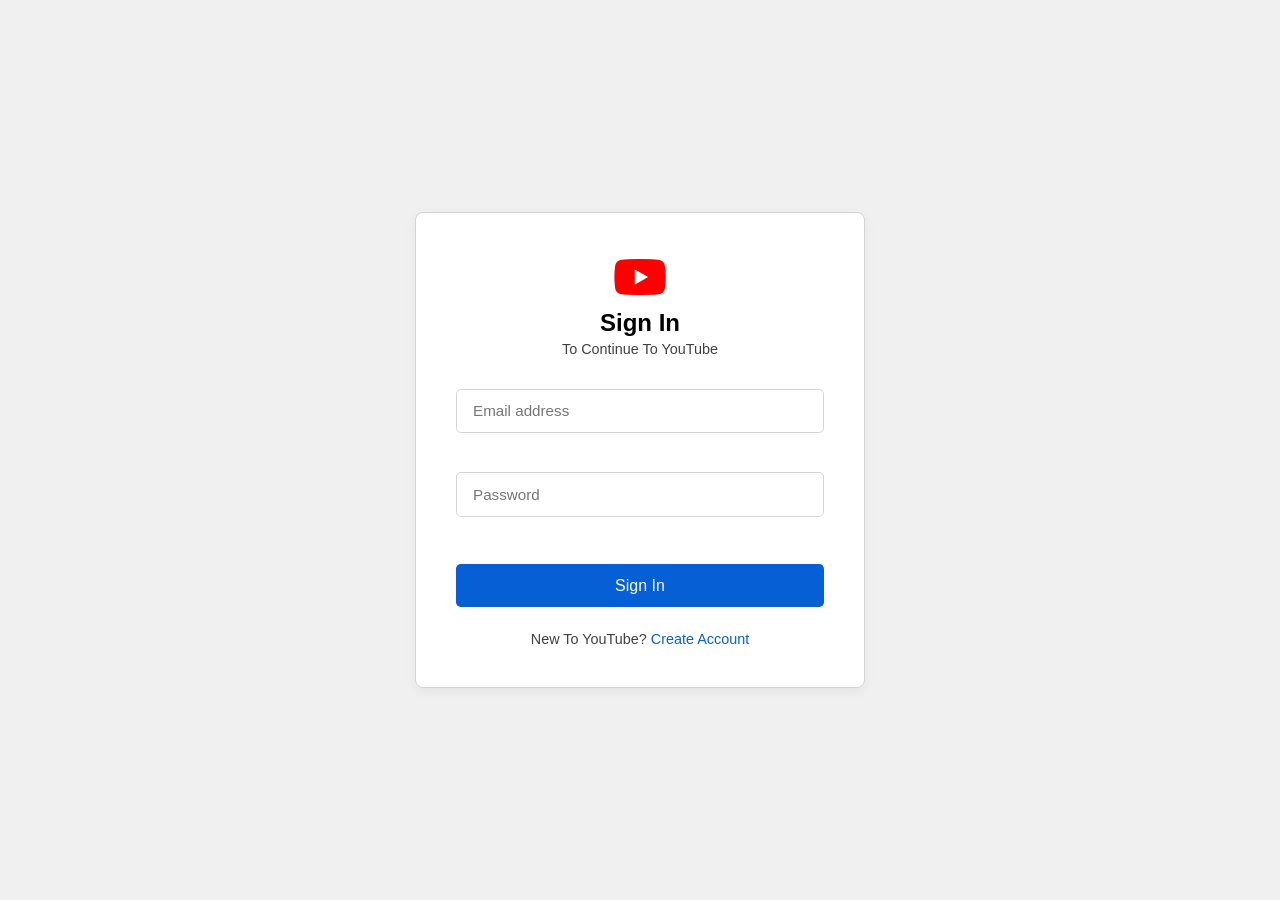
<file: login.html>
<!DOCTYPE html>
<html lang="en">
<head>
    <meta charset="UTF-8">
    <meta name="viewport" content="width=device-width, initial-scale=1.0">
    <title> Login</title>
 <link rel="stylesheet" href="css/all.min.css">
    <link rel="stylesheet" href="css/style.css">
</head>
<body class="auth-body">
    <div class="auth-container">
        <div class="auth-header">
            <i class="fa-brands fa-youtube youtube-icon"></i>
            <h2>Sign In</h2>
            <p>to continue to YouTube</p>
        </div>
        
        <form id="loginForm" novalidate>
            <div class="input-group">
                <input type="email" id="email" placeholder="Email address" required>
                <span class="error-message" id="emailError"></span>
            </div>
            
            <div class="input-group">
                <input type="password" id="password" placeholder="Password" required>
                <span class="error-message" id="passwordError"></span>
            </div>
            
            <button type="submit" class="auth-btn">Sign In</button>
        </form>
        
        <div class="auth-footer">
            <span>New to YouTube? <a href="register.html">Create account</a></span>
        </div>
    </div>

    <script src="js/script.js"></script>
</body>
</html>
</file>
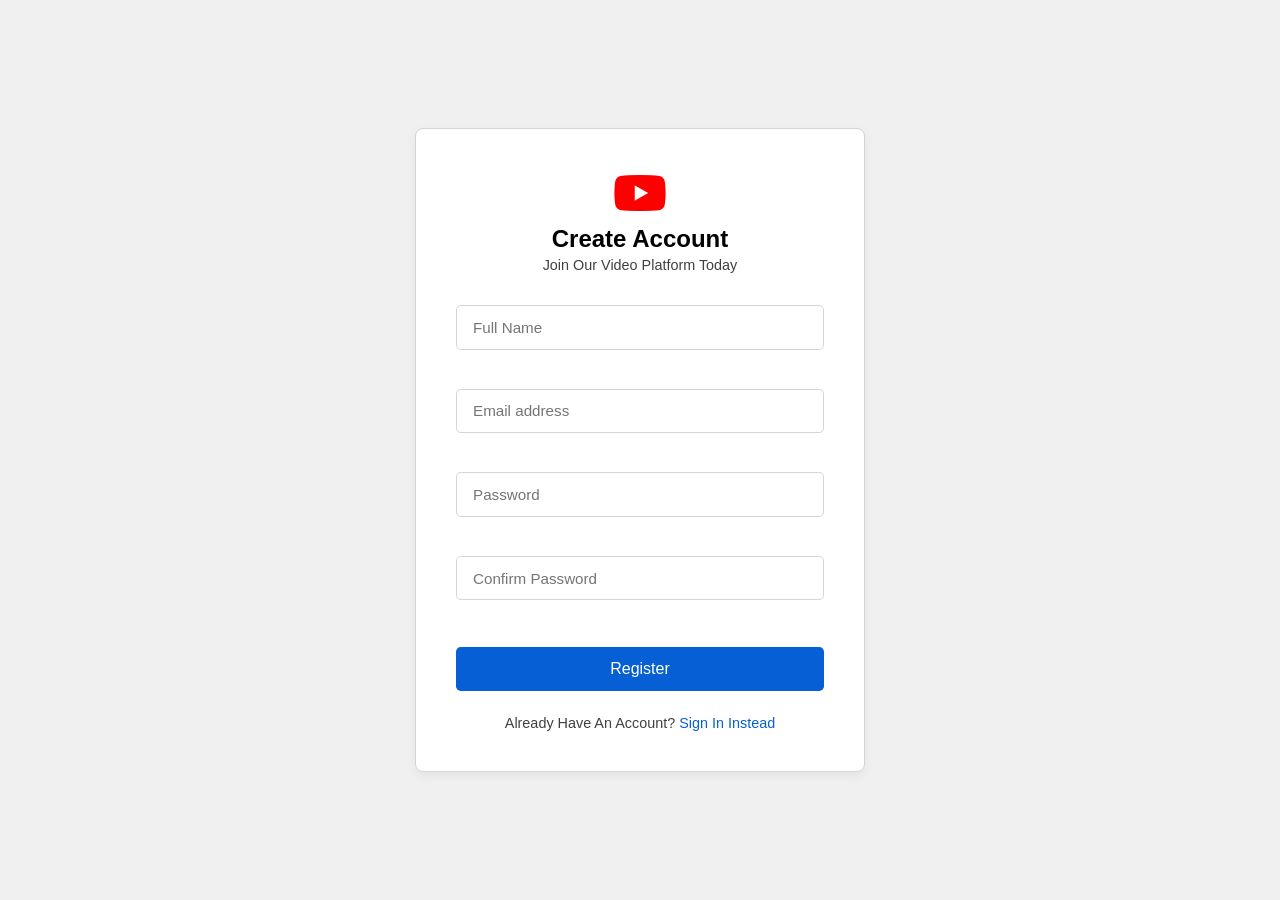
<file: register.html>
<!DOCTYPE html>
<html lang="en">
<head>
    <meta charset="UTF-8">
    <meta name="viewport" content="width=device-width, initial-scale=1.0">
    <title> Register</title>
    <link rel="stylesheet" href="css/all.min.css">
    <link rel="stylesheet" href="css/style.css">
</head>
<body class="auth-body">
    <div class="auth-container">
        <div class="auth-header">
            <i class="fa-brands fa-youtube youtube-icon"></i>
            <h2>Create Account</h2>
            <p>Join our video platform today</p>
        </div>
        
        <form id="registerForm" novalidate>
            <div class="input-group">
                <input type="text" id="username" placeholder="Full Name" required>
                <span class="error-message" id="usernameError"></span>
            </div>

            <div class="input-group">
                <input type="email" id="email" placeholder="Email address" required>
                <span class="error-message" id="emailError"></span>
            </div>
            
            <div class="input-group">
                <input type="password" id="password" placeholder="Password" required>
                <span class="error-message" id="passwordError"></span>
            </div>

            <div class="input-group">
                <input type="password" id="confirmPassword" placeholder="Confirm Password" required>
                <span class="error-message" id="confirmPasswordError"></span>
            </div>
            
            <button type="submit" class="auth-btn">Register</button>
        </form>
        
        <div class="auth-footer">
            <span>Already have an account? <a href="login.html">Sign in instead</a></span>
        </div>
    </div>

    <script src="js/script.js"></script>
</body>
</file>
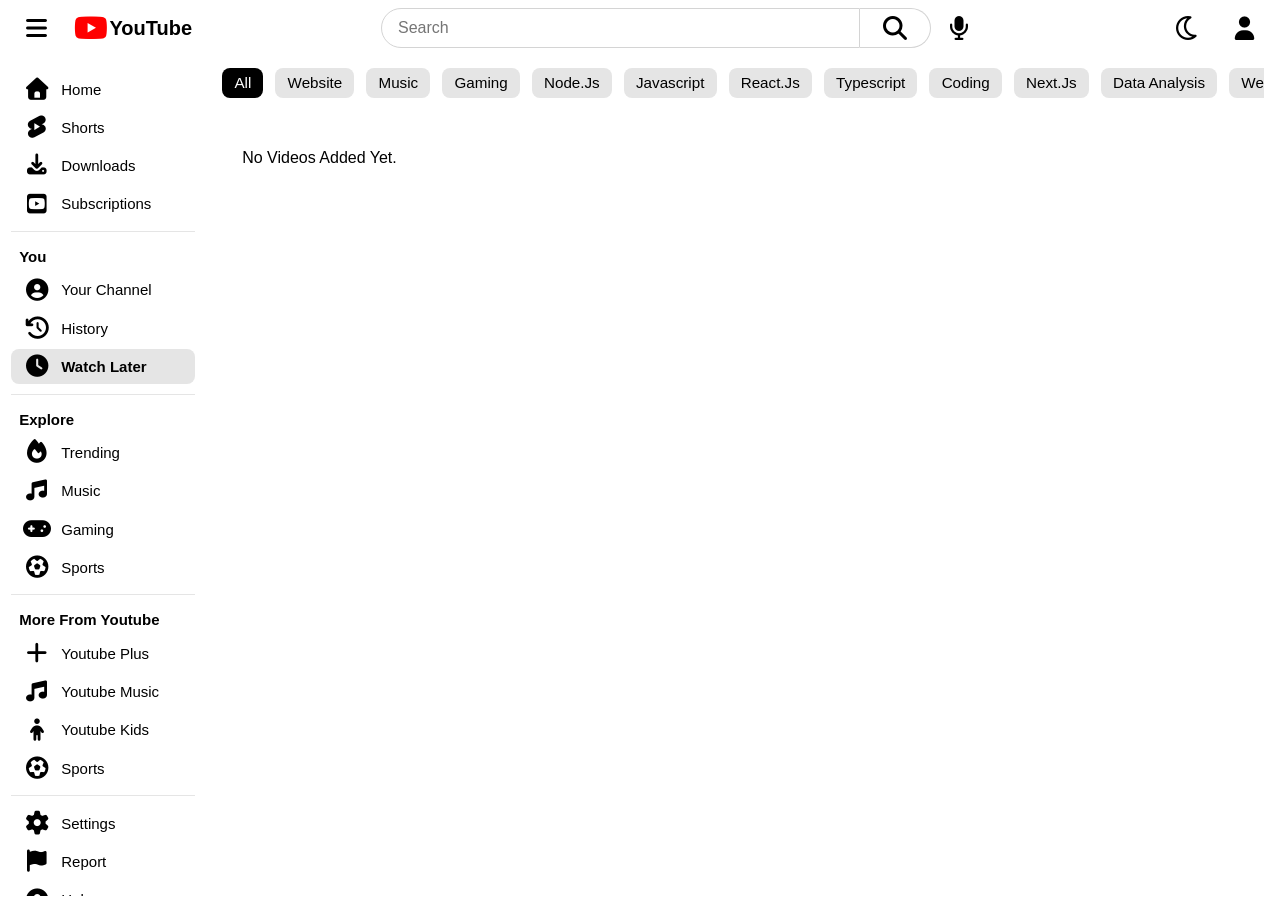
<file: watch-later.html>
<!doctype html>
<html lang="en">
  <head>
    <meta charset="UTF-8" />
    <meta name="viewport" content="width=device-width, initial-scale=1.0" />
    <title>Watch Later</title>
    <link rel="stylesheet" href="css/style.css" />
    <link rel="stylesheet" href="css/all.min.css" />
    <link rel="icon" href="images/clock.png" />
  </head>
  <body>
    <div class="container">
      <header>
        <nav class="navbar">
          <div class="nav-section nav-left">
            <button
              class="nav-button menu-button"
              type="button"
              title="Open menu"
            >
              <i class="fa-solid fa-bars"></i>
            </button>
            <a href="index.html" class="nav-logo" target="_blank">
              <i class="fa-brands fa-youtube youtube-icon"></i>

              <h3>YouTube</h3>
            </a>
          </div>

          <div class="nav-section nav-center">
            <form action="#" class="search-form">
              <input
                type="search"
                placeholder="Search"
                required
                class="search-input"
              />
              <button
                class="nav-button search-button"
                type="button"
                title="Search"
              >
                <i class="fa-solid fa-magnifying-glass"></i>
              </button>
            </form>

            <button
              class="nav-button mic-button"
              type="button"
              title="Voice search"
            >
              <i class="fa-solid fa-microphone"></i>
            </button>
          </div>

          <div class="nav-section nav-right">
            <button
              class="nav-button search-button"
              type="button"
              title="Search"
            >
              <i class="fa-solid fa-magnifying-glass"></i>
            </button>
            <button
              class="nav-button theme-button"
              type="button"
              title="Toggle theme"
            >
              <i class="fa-regular fa-moon"></i>
            </button>
            <a href="login.html" title="Sign In" class="nav-button">
              <i class="fa-solid fa-user"></i>
            </a>
          </div>
        </nav>
      </header>

      <main class="main-layout">
        <div class="screen-overlay"></div>
        <aside class="sidebar">
          <div class="nav-section nav-left">
            <button
              class="nav-button menu-button"
              type="button"
              title="Open menu"
            >
              <i class="fa-solid fa-bars"></i>
            </button>
            <a href="index.html" class="nav-logo" target="_blank">
              <i class="fa-brands fa-youtube youtube-icon"></i>
              <h3>YouTube</h3>
            </a>
          </div>
          <div class="link-container">
            <div class="link-section">
              <a
                href="index.html"
                class="link-item"
                target="_blank"
                id="nav-home"
              >
                <i class="fa-solid fa-house"></i>home</a
              >
              <a href="#" class="link-item" target="_blank" id="nav-shorts">
                <i class="fa-brands fa-youtube-shorts"></i>shorts</a
              >
              <a href="#" class="link-item" target="_blank" id="nav-downloads">
                <i class="fa-solid fa-download"></i>downloads</a
              >
              <a
                href="#"
                class="link-item"
                target="_blank"
                id="nav-subscriptions"
              >
                <i class="fa-brands fa-square-youtube"></i>subscriptions</a
              >
            </div>
            <div class="section-separator"></div>

            <div class="link-section">
              <h4 class="section-title">You</h4>
              <a href="#" class="link-item" target="_blank">
                <i class="fa-solid fa-circle-user"></i>your channel</a
              >
              <a href="#" class="link-item" target="_blank">
                <i class="fa-solid fa-clock-rotate-left"></i>history</a
              >
              <a
                href="watch-later.html"
                class="link-item"
                target="_blank"
                id="nav-watch-later"
              >
                <i class="fa-solid fa-clock"></i>watch later</a
              >
            </div>
            <div class="section-separator"></div>

            <div class="link-section">
              <h4 class="section-title">Explore</h4>
              <a href="#" class="link-item" target="_blank">
                <i class="fa-solid fa-fire"></i>trending</a
              >
              <a href="#" class="link-item" target="_blank">
                <i class="fa-solid fa-music"></i>music</a
              >
              <a href="#" class="link-item" target="_blank">
                <i class="fa-solid fa-gamepad"></i>gaming</a
              >
              <a href="#" class="link-item" target="_blank">
                <i class="fa-solid fa-futbol"></i>sports</a
              >
            </div>
            <div class="section-separator"></div>

            <div class="link-section">
              <h4 class="section-title" target="_blank">more from youtube</h4>
              <a href="#" class="link-item">
                <i class="fa-solid fa-plus"></i>youtube plus</a
              >
              <a href="#" class="link-item" target="_blank">
                <i class="fa-solid fa-music"></i>youtube music</a
              >
              <a href="#" class="link-item" target="_blank">
                <i class="fa-solid fa-child"></i>youtube kids</a
              >
              <a href="#" class="link-item" target="_blank">
                <i class="fa-solid fa-futbol"></i>sports</a
              >
            </div>
            <div class="section-separator"></div>

            <div class="link-section">
              <a href="#" class="link-item" target="_blank">
                <i class="fa-solid fa-gear"></i>settings</a
              >
              <a href="#" class="link-item" target="_blank">
                <i class="fa-solid fa-flag"></i>report</a
              >
              <a href="#" class="link-item" target="_blank">
                <i class="fa-solid fa-circle-question"></i>help</a
              >
              <a href="#" class="link-item" target="_blank">
                <i class="fa-solid fa-message"></i>feedback</a
              >
            </div>
            <div class="section-separator"></div>
          </div>
        </aside>

        <div class="content-wrapper">
          <div class="category-list">
            <button class="category-button active">All</button>
            <button class="category-button">website</button>
            <button class="category-button">music</button>
            <button class="category-button">gaming</button>
            <button class="category-button">node.js</button>
            <button class="category-button">javascript</button>
            <button class="category-button">react.js</button>
            <button class="category-button">typescript</button>
            <button class="category-button">coding</button>
            <button class="category-button">next.js</button>
            <button class="category-button">data analysis</button>
            <button class="category-button">web design</button>
            <button class="category-button">HTML</button>
            <button class="category-button">Tailwind</button>
            <button class="category-button">CSS</button>
            <button class="category-button">Express.js</button>
          </div>

          <div class="video-list" id="video-list"></div>
        </div>
      </main>
    </div>
    <script src="js/script.js"></script>
  </body>
</html>
</file>
<file: css/style.css>
* {
  box-sizing: border-box;
  margin: 0;
  padding: 0;
  transition: 0.5s ease;
}

:root {
  --white-color: #fff;
  --black-color: #000;
  --light-white-color: #f0f0f0;
  --light-gray-color: #e5e5e5;
  --border-color: #d4d4d4;
  --secondary-color: #404040;
  --overlay-dark-color: rgba(0, 0, 0, 0.6);
}
body.dark-mode {
  --white-color: #171717;
  --black-color: #fff;
  --light-white-color: #333;
  --light-gray-color: #404040;
  --border-color: #737373;
  --secondary-color: #d4d4d4;
}

body {
  font-family: "Roboto", sans-serif;
  background-color: var(--white-color);
  color: var(--black-color);
  text-transform: capitalize;
}
.container {
  display: flex;
  flex-direction: column;
  max-height: 100vh;
  overflow-x: hidden;
}
a {
  text-decoration: none;
}
header,
.category-list {
  position: sticky;
  top: 0;
  z-index: 100;
  background-color: var(--white-color);
}
.navbar {
  display: flex;
  gap: 2rem;
  align-items: center;
  padding: 0.5rem 1rem;
  justify-content: space-between;
}
.container :where(.nav-section, .search-form, .nav-logo) {
  display: flex;
  align-items: center;
}
.container .nav-section {
  gap: 1rem;
}

.container :where(.logo-image, .user-image) {
  width: 32px;
  cursor: pointer;
  border-radius: 50%;
}

.container .nav-button {
  border: none;
  cursor: pointer;
  height: 40px;
  width: 40px;
  border-radius: 50%;
  background: none;
  display: flex;
  align-items: center;
  justify-content: center;
}
.container .nav-button:hover {
  background-color: var(--light-gray-color);
}
.container .nav-button i {
  color: var(--black-color);
  display: flex;
  font-size: 1.5rem;
  align-items: center;
  justify-content: center;
}
.container .nav-logo {
  display: flex;
  text-decoration: none;
}
.container .nav-logo .youtube-icon {
  color: #ff0000;
  font-size: 1.875rem;
}
.container .nav-logo h3 {
  color: var(--black-color);
  font-size: 1.25rem;
}

.navbar .nav-center {
  display: flex;
  gap: 0.5rem;
  width: 100%;
  justify-content: center;
}

.navbar .search-form {
  max-width: 550px;
  flex: 1;
  height: 40px;
}
.navbar .search-form .search-input {
  width: 100%;
  height: 100%;
  padding: 0 1rem;
  outline: none;
  font-size: 1rem;
  color: var(--black-color);
  background: var(--white-color);
  border-radius: 3.1rem 0 0 3.1rem;
  border: 1px solid var(--border-color);
}
.navbar .search-form .search-input:focus {
  border-color: rgb(96, 196, 213);
}
.navbar .search-form .search-button {
  width: auto;
  padding: 0 1.25rem;
  border-radius: 0 3.1rem 3.1rem 0;
  border: 1px solid var(--border-color);
  border-left: 0;
}
.navbar .nav-right .search-button {
  display: none;
}
.main-layout {
  display: flex;
  overflow-y: auto;
}

.main-layout .sidebar {
  width: 280px;
  padding: 0 0.7rem 0;
  background-color: var(--white-color);
}
body.sidebar-hidden .main-layout .sidebar {
  width: 0;
  padding: 0;
}
.main-layout .sidebar .nav-left {
  display: none;
  padding: 0.5rem 0.3rem;
}
.sidebar .link-container {
  overflow-y: auto;
  padding: 1rem 0 2rem;
  height: calc(100vh - 60px);
}

.sidebar .link-section .link-item {
  text-decoration: none;
  padding: 0.37rem 0.75rem;
  margin-bottom: 0.25rem;
  color: var(--black-color);
  display: flex;
  align-items: center;
  font-size: 0.938rem;
  white-space: nowrap;
  border-radius: 0.5rem;
}
.sidebar .link-section .link-item.active {
    background-color: var(--light-gray-color);
    font-weight: bold;
}

.sidebar .link-section .link-item:hover {
  background-color: var(--light-gray-color);
}
.sidebar .link-section .link-item i {
  font-size: 1.4rem;
  margin-right: 0.63rem;
}
.sidebar .link-section .section-title {
  font-size: 0.938rem;
  font-weight: 600;
  color: var(--black-color);
  margin: 1rem 0 0.5rem 0.5rem;
}
.sidebar .section-separator {
  height: 1px;
  margin: 0.625rem 0;
  background-color: var(--light-gray-color);
}
.main-layout .content-wrapper {
  max-width: 100%;
  overflow-x: hidden;
  padding: 0rem 1rem;
}

.content-wrapper .category-list {
  display: flex;
  gap: 0.75rem;
  overflow-x: auto;
  padding: 0.75rem 0 0.7rem;
  scrollbar-width: none;
}

.category-list .category-button {
  background-color: var(--light-gray-color);
  border: none;
  border-radius: 0.5rem;
  padding: 0.4rem 0.76rem;
  font-size: 0.95rem;
  cursor: pointer;
  white-space: nowrap;
  color: var(--black-color);
  font-weight: 500;
  text-transform: capitalize;
}
.category-list .category-button.active {
  color: var(--white-color);
  background-color: var(--black-color);
  pointer-events: none;
}

.category-list .category-button:hover {
  background-color: var(--light-white-color);
}

.content-wrapper .video-list {
  display: grid;
  gap: 1rem;
  padding: 1.25rem 0 4rem;
  grid-template-columns: repeat(auto-fill, minmax(300px, 1fr));
}

.video-card .video-info {
  display: flex;
  gap: 0.7rem;
  padding: 0.7rem 0.5rem;
}

.video-card .video-details {
  text-decoration: none;
  color: inherit;
  flex: 1;
}
.content-wrapper .video-list, #video-list {
  display: grid;
  gap: 1.5rem;
  padding: 1.25rem 0 4rem;
  grid-template-columns: repeat(auto-fill, minmax(300px, 1fr)); 
  width: 100%;
}

.video-list .video-card {
  display: block;
  width: 100%;
  max-width: 360px; 
  justify-self: center; 
  text-decoration: none;
  border-radius: 0.5rem;
  position: relative;
  background-color: transparent;
}
.content-wrapper, .main-layout {
    overflow-x: hidden;
}
.video-list .video-card:hover {
  background-color: rgba(0, 0, 0, 0.083); 
  transform: scale(1.03); 
}

body.dark-mode .video-list .video-card:hover {
  background-color: rgba(255, 255, 255, 0.1); 
}
.video-list .video-card .thumbnail-container {
  position: relative;
}
.video-list .video-card .thumbnail {
  width: 100%;
  border-radius: 0.5rem;
  aspect-ratio: 16/9;
}

.video-list .video-card .duration {
  position: absolute;
  bottom: 0.8rem;
  right: 0.6rem;
  color: #fff;
  font-size: 0.87rem;
  padding: 0 0.3rem;
  border-radius: 0.3rem;
  background-color:var(--overlay-dark-color);
}
.video-list .video-card .icon {
  width: 36px;
  height: 36px;
  border-radius: 50%;
}

.video-list .video-card .video-title {
  font-size: 1rem;
  font-weight: 600;
  color: var(--black-color);
  overflow: hidden;
  display: -webkit-box;
  -webkit-line-clamp: 2;
  line-clamp: 2;
  -webkit-box-orient: vertical;
  transition: 5s ease;
}
.video-list .video-card:hover  {
   background-color:rgba(0, 0, 0, 0.083); 
       transform: scale(1.06);
}

.video-list .video-card p {
  font-size: 0.875rem;
  color: #737373;
}
.video-list .video-card .channel-name {
  margin: 0.25rem 0 0.15rem;
}
.video-card{
    position: relative;
}

.more-menu{
    position:absolute;
    right:10px;
    top:45px;

    display:none;

    background:#282828;
    border-radius:10px;
    overflow:hidden;
    width:180px;
    z-index:100;

    box-shadow:0 0 10px rgba(0,0,0,.3);
}

.more-menu.active{
    display:block;
}

.more-menu button{
    width:100%;
    padding:12px;

    border:none;
    background:none;
    color:white;

    display:flex;
    gap:10px;

    cursor:pointer;
}

.more-menu button:hover{
    background:#3d3d3d;
}
@media (max-width: 768px) {
  .navbar .nav-center {
    display: none;
  }
  .navbar .nav-right .search-button {
    display: block;
  }
  .main-layout .screen-overlay {
    position: absolute;
    left: 0;
    top: 0;
    width: 100%;
    height: 100%;
    z-index: 15;
    background: var(--overlay-dark-color);
  }
  body.sidebar-hidden .main-layout .screen-overlay {
    opacity: 0;
    pointer-events: none;
  }
  .main-layout .sidebar {
    position: absolute;
    left: 0;
    top: 0;
    z-index: 2000;
    height: 100vh;
    transition: 0.2s ease;
  }
  body.sidebar-hidden .main-layout .sidebar {
    left: -280px;
  }

  .main-layout .sidebar .nav-left {
    display: flex;
  }
}

.auth-body {
    display: flex;
    justify-content: center;
    align-items: center;
    min-height: 100vh;
    background-color: var(--light-white-color);
    padding: 20px;
}

.auth-container {
    background-color: var(--white-color);
    border: 1px solid var(--border-color);
    border-radius: 0.5rem;
    padding: 2.5rem;
    width: 100%;
    max-width: 450px;
    box-shadow: 0 4px 12px rgba(0,0,0,0.05);
}

.auth-header {
    text-align: center;
    margin-bottom: 2rem;
}

.auth-header .youtube-icon {
    color: #ff0000;
    font-size: 3rem;
    margin-bottom: 0.5rem;
}

.auth-header h2 {
    color: var(--black-color);
    font-size: 1.5rem;
    margin-bottom: 0.25rem;
}

.auth-header p {
    color: var(--secondary-color);
    font-size: 0.9rem;
}

.auth-container .input-group {
    margin-bottom: 1.25rem;
    position: relative;
}

.auth-container input {
    width: 100%;
    padding: 0.8rem 1rem;
    font-size: 0.95rem;
    border: 1px solid var(--border-color);
    background-color: var(--white-color);
    color: var(--black-color);
    border-radius: 0.3rem;
    outline: none;
}

.auth-container input:focus {
    border-color: #065fd4; 
}

.auth-container input.invalid-input {
    border-color: #cc0000;
}

.auth-container .error-message {
    color: #cc0000;
    font-size: 0.8rem;
    display: block;
    margin-top: 0.25rem;
    min-height: 15px;
}

.auth-btn {
    width: 100%;
    padding: 0.8rem;
    background-color: #065fd4;
    color: white;
    border: none;
    border-radius: 0.3rem;
    font-size: 1rem;
    font-weight: 500;
    cursor: pointer;
    margin-top: 0.5rem;
}

.auth-btn:hover {
    background-color: #004ba0;
}

.auth-footer {
    text-align: center;
    margin-top: 1.5rem;
    font-size: 0.9rem;
    color: var(--secondary-color);
}

.auth-footer a {
    color: #065fd4;
    font-weight: 500;
}
</file>
